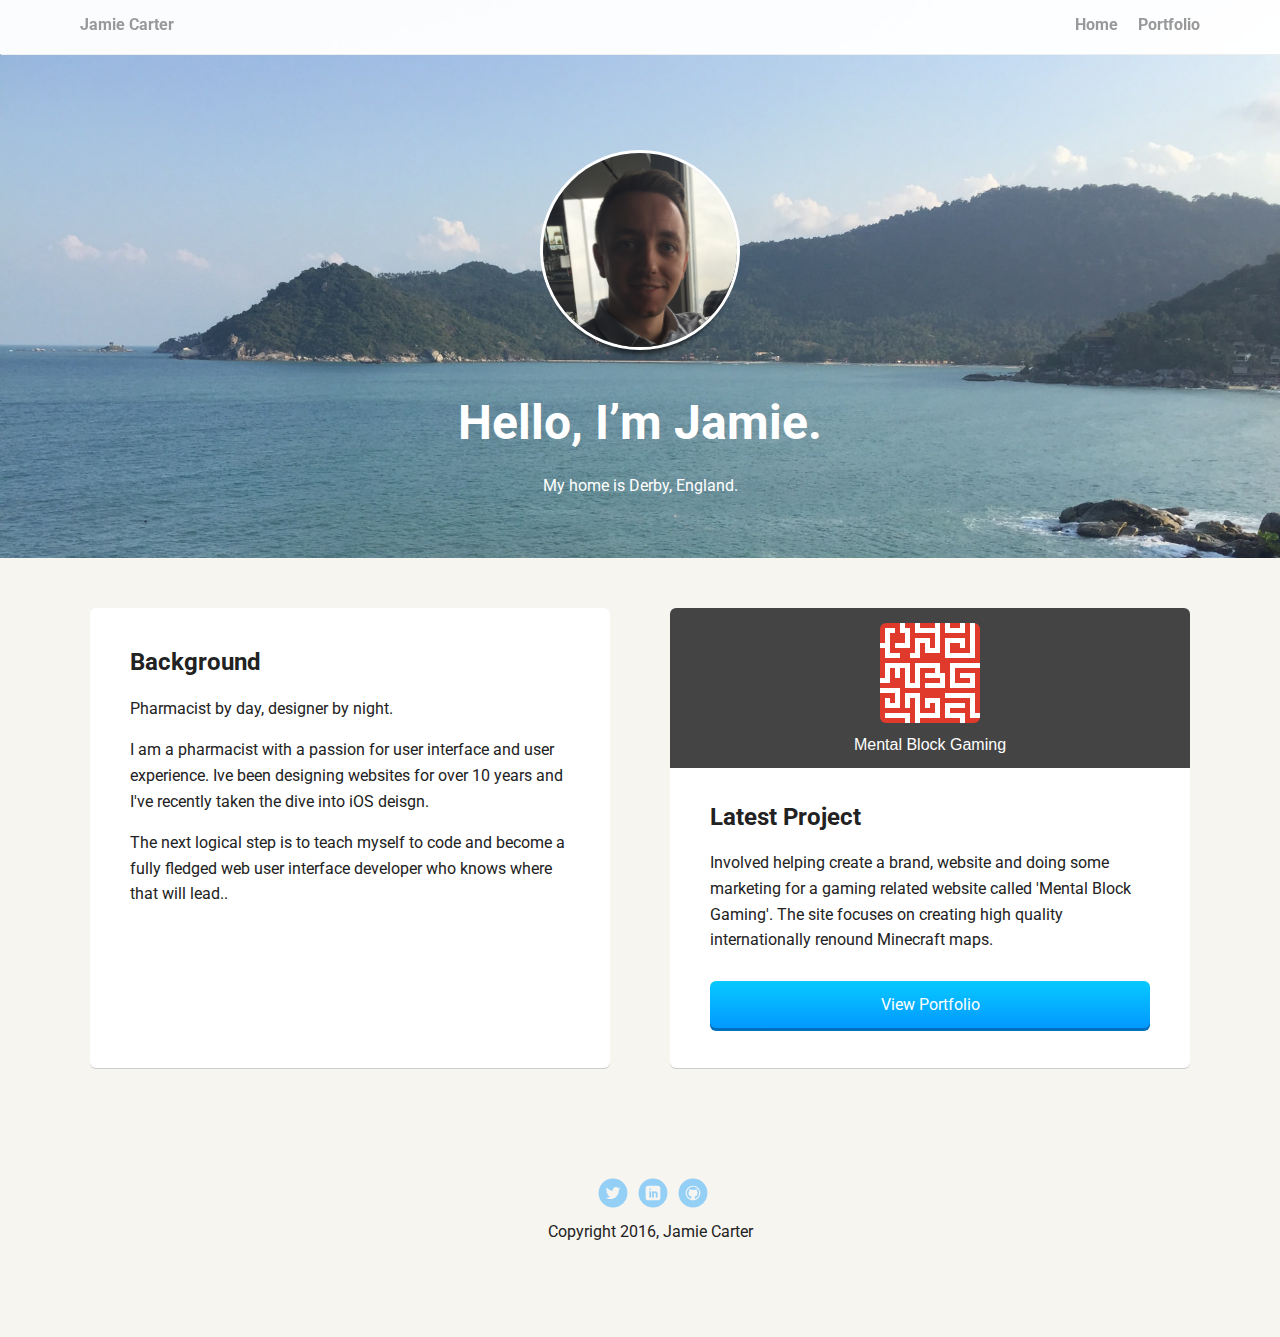
<file: index.html>
<!doctype html>
<html lang="en">
<head>
  <meta charset="utf-8">
  <title>Jamie Carter</title>
  <meta name="viewport" content="width=device-width, initial-scale=1.0">
  <link rel="stylesheet" href="styles.css">
  <link href="https://fonts.googleapis.com/css?family=Muli%7CRoboto:400,300,500,700,900" rel="stylesheet"></head>
  <body>

    <div class="main-nav">
        <ul class="nav">
          <li class="name"><a href="index.html">Jamie Carter</a></li>
          <li><a href="index.html">Home</a></li>
          <li><a href="portfolio.html ">Portfolio</a></li>
        </ul>
    </div>

    <header>
      <img src="images/profile.jpg" alt="Jamie Carter" class="profile-image">
      <h1 class="tag name">Hello, I’m Jamie.</h1>
      <p class="tag location">My home is Derby, England.</p>
    </header>

    <main class="flex">

      <div class="card">
        <h2>Background</h2>
        <p>Pharmacist by day, designer by night.</p>
        <p>I am a pharmacist with a passion for user interface and user experience. Ive been designing websites for over 10 years and I've recently taken the dive into iOS deisgn.</p>
        <p>The next logical step is to teach myself to code and become a fully fledged web user interface developer who knows where that will lead..</p>
      </div> 

      <div class="card portfolio">
        <div class="logo">
            <img src="images/MBGlogo.svg" alt="Mental Block Gaming">
            <p>Mental Block Gaming</p>
        </div>
        <div class="portfolio-paragraph">
          <h2>Latest Project</h2>
          <p>Involved helping create a brand, website and doing some marketing for a gaming related website called 'Mental Block Gaming'. The site focuses on creating high quality internationally renound Minecraft maps.</p>
        </div>
        <a href="portfolio.html">View Portfolio</a>
      </div>

    </main>
    <footer>
      <ul>
        <li><a href="https://twitter.com/jamiecarter7" class="social twitter">Twitter</a></li>
        <li><a href="https://uk.linkedin.com/in/jamiecarter7" class="social linkedin">LinkedIn</a></li>
        <li><a href="https://github.com/jamiecarter7" class="social github">Github</a></li>
      </ul>
      <p class="copyright">Copyright 2016, Jamie Carter</p>
    </footer>
  </body>
  </html>
</file>
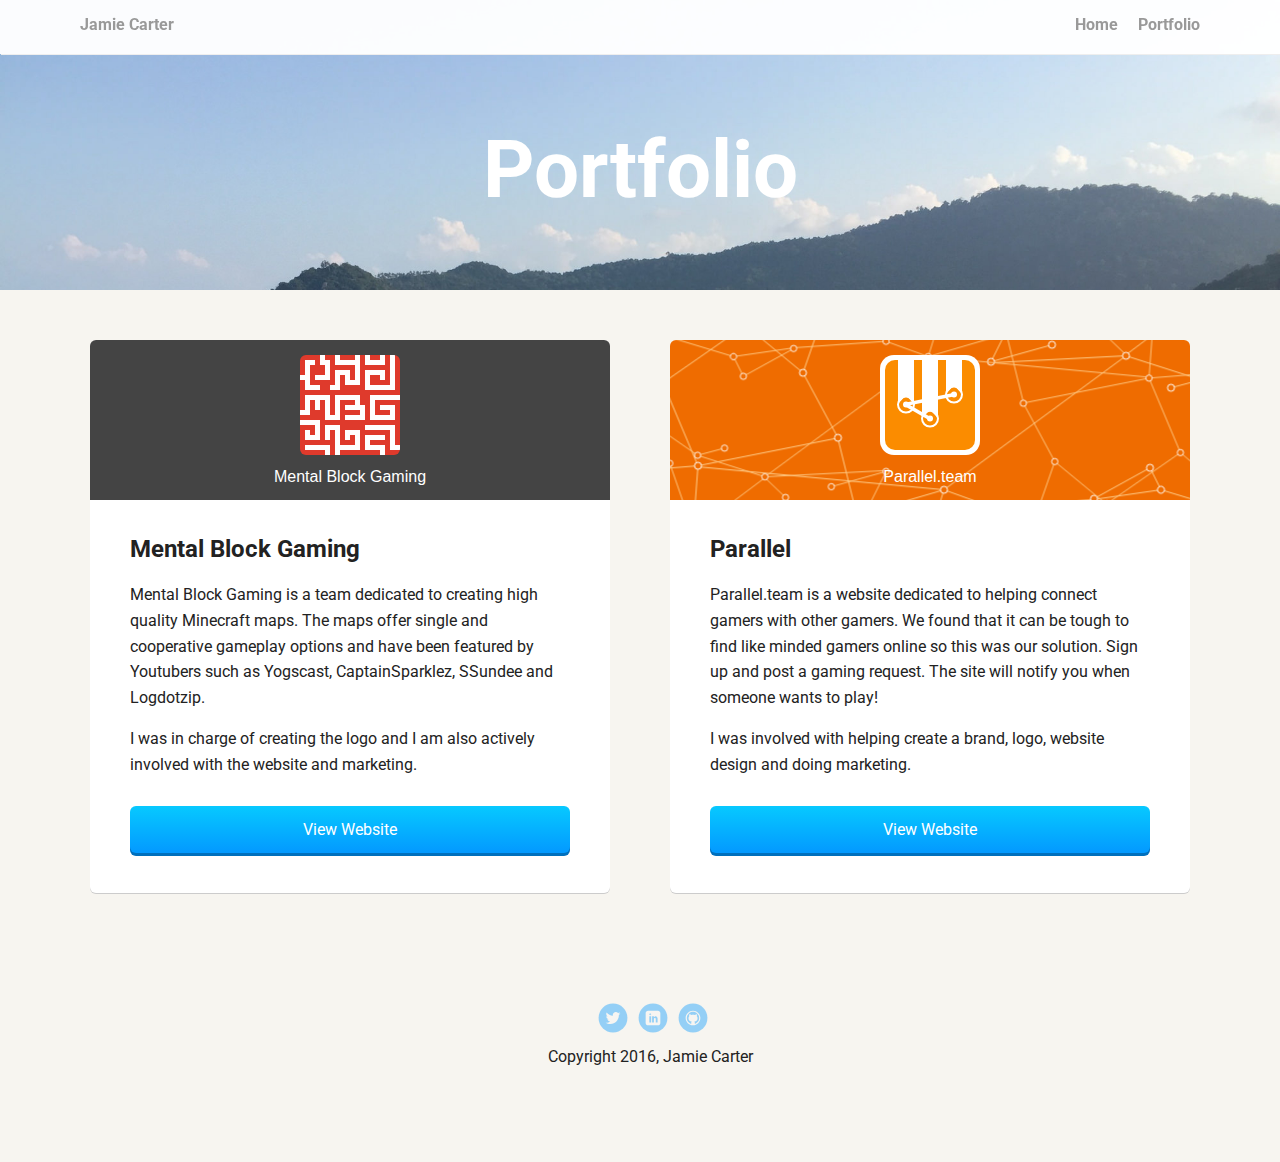
<file: portfolio.html>
<!doctype html>
<html lang="en">
<head>
  <meta charset="utf-8">
  <title>Jamie Carter | Portfolio</title>
  <meta name="viewport" content="width=device-width, initial-scale=1.0">
  <link rel="stylesheet" href="styles.css">
  <link href="https://fonts.googleapis.com/css?family=Muli%7CRoboto:400,300,500,700,900" rel="stylesheet"></head>
  <body>

    <div class="main-nav">
        <ul class="nav">
          <li class="name"><a href="index.html">Jamie Carter</a></li>
          <li><a href="index.html">Home</a></li>
          <li><a href="portfolio.html ">Portfolio</a></li>
        </ul>
    </div>

    <header>
      <h1 class="tag title">Portfolio</h1>
    </header>

    <main class="flex">
      

        <div class="card portfolio">
          <div class="logo">
              <img src="images/MBGlogo.svg" alt="Mental Block Gaming">
              <p>Mental Block Gaming</p>
          </div>
          <div class="portfolio-paragraph">
            <h2>Mental Block Gaming</h2>
            <p>Mental Block Gaming is a team dedicated to creating high quality Minecraft maps. The maps offer single and cooperative gameplay options and have been featured by Youtubers such as Yogscast, CaptainSparklez, SSundee and Logdotzip.</p>
            <p>I was in charge of creating the logo and I am also actively involved with the website and marketing.</p>
          </div>
          <a href="http://mentalblockgaming.com">View Website</a>
        </div>

        <div class="card portfolio">
          <div class="logo parallel">
              <img src="images/parallel.svg" alt="Parallel.team">
              <p>Parallel.team</p>
          </div>
          <div class="portfolio-paragraph">
            <h2>Parallel</h2>
            <p>Parallel.team is a website dedicated to helping connect gamers with other gamers. We found that it can be tough to find like minded gamers online so this was our solution. Sign up and post a gaming request. The site will notify you when someone wants to play!</p>
            <p>I was involved with helping create a brand, logo, website design and doing marketing.</p>
          </div>
          <a href="http://parallel.team">View Website</a>
        </div>

      
    </main>
    <footer>
      <ul>
        <li><a href="https://twitter.com/jamiecarter7" class="social twitter">Twitter</a></li>
        <li><a href="https://uk.linkedin.com/in/jamiecarter7" class="social linkedin">LinkedIn</a></li>
        <li><a href="https://github.com/jamiecarter7" class="social github">Github</a></li>
      </ul>
      <p class="copyright">Copyright 2016, Jamie Carter</p>
    </footer>
  </body>
  </html>
</file>
<file: styles.css>
/* Global Layout Set-up */
* { 
  box-sizing: border-box;
}
  
body {
  margin: 0;
  padding: 0;
  text-align: center;
  font-family: 'Roboto', sans-serif;
  color: #222;
  background: #f7f5f0;
}
/* Link Styles */

a {
  text-decoration: none;
  color: #999;
}
a:hover {
  color: #6633ff;
}

/* Section Styles */

.main-nav {
  width: 100%;
  background: rgba(255, 255, 255, .96);
  min-height: 30px;
  padding: 10px;
  position: fixed;
  text-align: center;
  box-shadow: 1px 1px 0 0 #eee;
  z-index: 999;
}
.nav {
  display: flex;
  justify-content: space-around;
  font-weight: 700;
  list-style-type: none;
  margin: 0 auto;
  padding: 0;
}

.nav .name {
    display: block;
    margin-right: auto;
    color: #222;
}
.nav li {
  padding: 5px 10px 10px 10px;
}
.nav a {
  transition: all .5s;
}
.nav a:hover {
  color: #31708f;
}

header {
  text-align: center;
  background: url('images/headerbg.jpg') no-repeat top center ;
  background-size: cover;
  overflow: hidden;
  padding: 100px 80px 50px;
}
header {
  line-height: 1.5;
}
header .profile-image {
  margin-top: 50px;
  margin-bottom: 20px;
  width: 200px;
  height: 200px;
  border-radius: 50%;
  border: 3px solid white;
  box-shadow: 0px 12px 4px -8px rgba(0,0,0,0.55);
  transition: all .5s;
}
header .profile-image:hover {
  box-shadow: 3px 20px 22px -10px rgba(0,0,0,0.35);
  transform: scale(1.4) rotate(3deg);
}

h1 {
  font-size: 1.5em;
}

.tag {
  color: #fff;
  padding: 5px;
  border-radius: 5px;
  display: table;
  margin: 5px auto;
} 
.location {
  color: #fff;
}
.title {
  font-size: 3em;
}
.card {
  margin: 30px auto;
  padding: 20px 40px 40px;
  max-width: 520px;
  text-align: left;
  background: #fff;
  border-radius: 6px;
  transition: all .5s;
  box-shadow: 0px 1px 0px 0px #ccc;
  z-index: 1;
}
.card:hover {
  box-shadow:  0 4px 0px 0px #0399ff, 0px 8px 3px -2px #ccc;
  transform: translate(0, -3px);
}

.card a {
  display: block;
  color: #fff;
  margin: 8px 40px 0;
  border-radius: 6px;
  text-align: center;
  padding: 14px 20px;
  background: #06BCFF;
  background-image: linear-gradient(#07C9FF, #0399FF);
  box-shadow: 0px 3px 0px 0px #0070BD;
  transition: all .1s;
}

.card a:hover {
  background: #06BCFF;
  box-shadow: 0px 4px 0px 0px #0070BD;
  transform: translate(0, -1px)
}

.card a:active {
  border-bottom: 0px;
  box-shadow: 0px 1px 0px 0px #0070BD;
  transform: translate(0, 2px);
  transition: all .3s;
}

.portfolio {
  padding: 0 0 40px;
}

.portfolio-paragraph{
  padding: 15px 40px 4px;
}

.logo {
  border-radius: 6px 6px 0 0;
  background: #444;
  padding:15px 15px 5px 15px;
  text-align: center;
  transition: all 0.5s;
}

.logo img {
  height:100px;
  width:100px;
  border-radius: 6px;
}

.logo p {
  font-family: helvetica, arial;
  margin: 5px;
  color: #fff;
}

.parallel {
  background: url('images/parallelbg.svg') no-repeat center center ;
}

footer {
  width: 100%;
  min-height: 30px;
  padding: 20px 0 40px 20px;
}

footer .copyright {
  top: -8px;
  font-size: .75em;
}

footer ul {
  list-style-type: none;
  margin: 0;
  padding: 0;
}

footer ul li {
  display: inline-block;
}

a.social {
  display: inline-block;
  text-indent: -9999px;
  margin-left: 5px;
  width: 30px;
  height: 30px;
  background-size: 30px 30px;
  opacity: .4;
  transition: all .5s;
}
a.twitter {
  background-image: url(images/twitter.svg);
}
a.linkedin {
  background-image: url(images/linkedin.svg);
}
a.github {
  background-image: url(images/github.svg);
}
a.social:hover {
  opacity: 1;
}
.clearfix {
  clear: both;
}
.flex {
  padding: 20px;
}

/* Styles for larger screens */
@media screen and (min-width: 720px) {
  
  .flex {
      display: -ms-flexbox;      /* TWEENER - IE 10 */
      display: flex; 
      max-width: 1200px;
      -ms-flex-pack: distribute;
      justify-content: space-around;
      margin: 0 auto;
  }

 /* header {
    min-height: 470px;
  }*/

  .nav {
    max-width: 1200px;
    padding: 0 30px;
  }


  main {
    padding-top: 20px;
  }

  main p {
    line-height: 1.6em;
  }

  footer {
    font-size: 1.3em;
    max-width: 1200px;
    margin: 40px auto;
  }

  .card {
    margin: 30px;
  }

  h1 {
    font-size: 3em;
  }
  .title {
  font-size: 5em;
}
}
</file>
